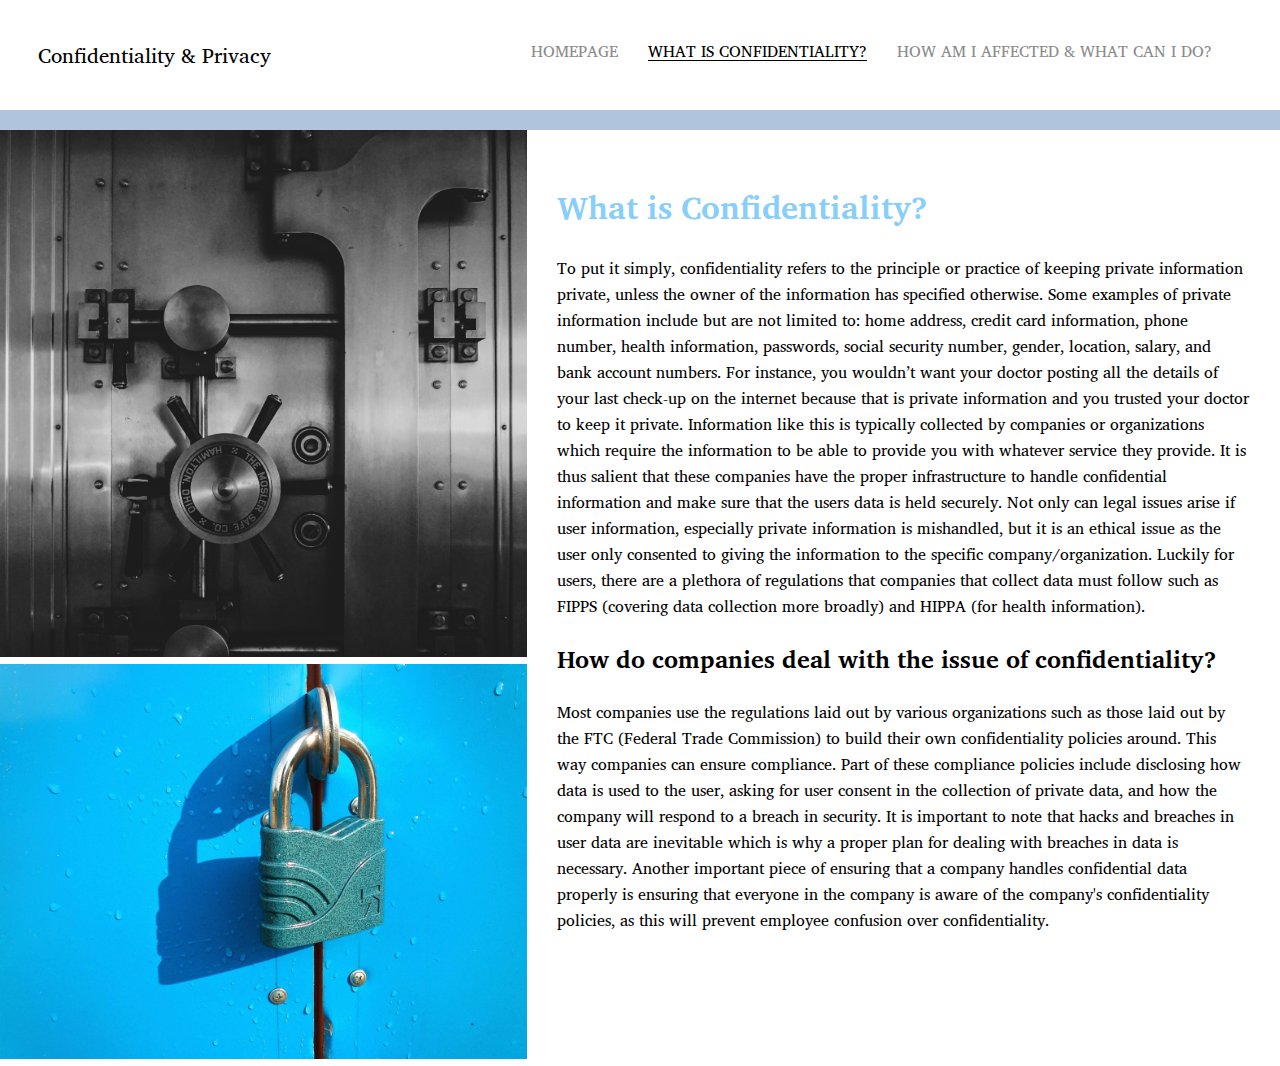
<file: confidentiality.html>
<!DOCTYPE html>
<html lang='en'>

<head>
  <meta charset='UTF-8'>
  <title>Confidentiality & Privacy: What is confidentiality</title>
  <link href='https://fonts.googleapis.com/css?family=Charis SIL' rel='stylesheet'>
  <link rel="stylesheet" href="styles.css">
</head>

<body>
  <div class="container">
    <div class="nav-wrapper">
      
      <div class="left-side">
        <div class="website">
            Confidentiality & Privacy
        </div>
      </div>

      <div class="right-side">
        <div class="nav-link-wrapper">
          <a href="index.html">Homepage</a>
        </div>

        <div class="nav-link-wrapper active-nav-link">
          <a href="confidentiality.html">What is confidentiality?</a>
        </div>
        
        <div class="nav-link-wrapper">
          <a href="how-am-I-affected.html">How am I affected & what can I do?</a>
        </div>
      </div>

    </div>

    <div class="bar"></div>

    <div class="content-wrapper">
      <div class="two-column-wrapper">
        <div class="image-wrapper">
          <img src="images\jason-dent-3wPJxh-piRw-unsplash.jpg" alt="" >
          <img src="images\maxim-zhgulev-5tmItJfHkIc-unsplash.jpg" alt="">
        </div>

        <div class="nav-content-wrapper">
          <h1>What is Confidentiality?</h1>
          <p>To put it simply, confidentiality refers to the principle or practice of keeping private information private, unless the owner of the information has specified otherwise. Some examples of private information include but are not limited to: home address, credit card information, phone number, health information, passwords, social security number, gender, location, salary, and bank account numbers. For instance, you wouldn’t want your doctor posting all the details of your last check-up on the internet because that is private information and you trusted your doctor to keep it private. Information like this is typically collected by companies or organizations which require the information to be able to provide you with whatever service they provide. It is thus salient that these companies have the proper infrastructure to handle confidential information and make sure that the users data is held securely. Not only can legal issues arise if user information, especially private information is mishandled, but it is an ethical issue as the user only consented to giving the information to the specific company/organization. Luckily for users, there are a plethora of regulations that companies that collect data must follow such as FIPPS (covering data collection more broadly) and HIPPA (for health information).
          </p>
          <h2>How do companies deal with the issue of confidentiality?</h2>
          <p>
            Most companies use the regulations laid out by various organizations such as those laid out by the FTC (Federal Trade Commission) to build their own confidentiality policies around. This way companies can ensure compliance. Part of these compliance policies include disclosing how data is used to the user, asking for user consent in the collection of private data, and how the company will respond to a breach in security. It is important to note that hacks and breaches in user data are inevitable which is why a proper plan for dealing with breaches in data is necessary. Another important piece of ensuring that a company handles confidential data properly is ensuring that everyone in the company is aware of the company's confidentiality policies, as this will prevent employee confusion over confidentiality.
          </p>
        </div>
      </div>
    </div>
  </
  
  div>

</body>

</html>
</file>
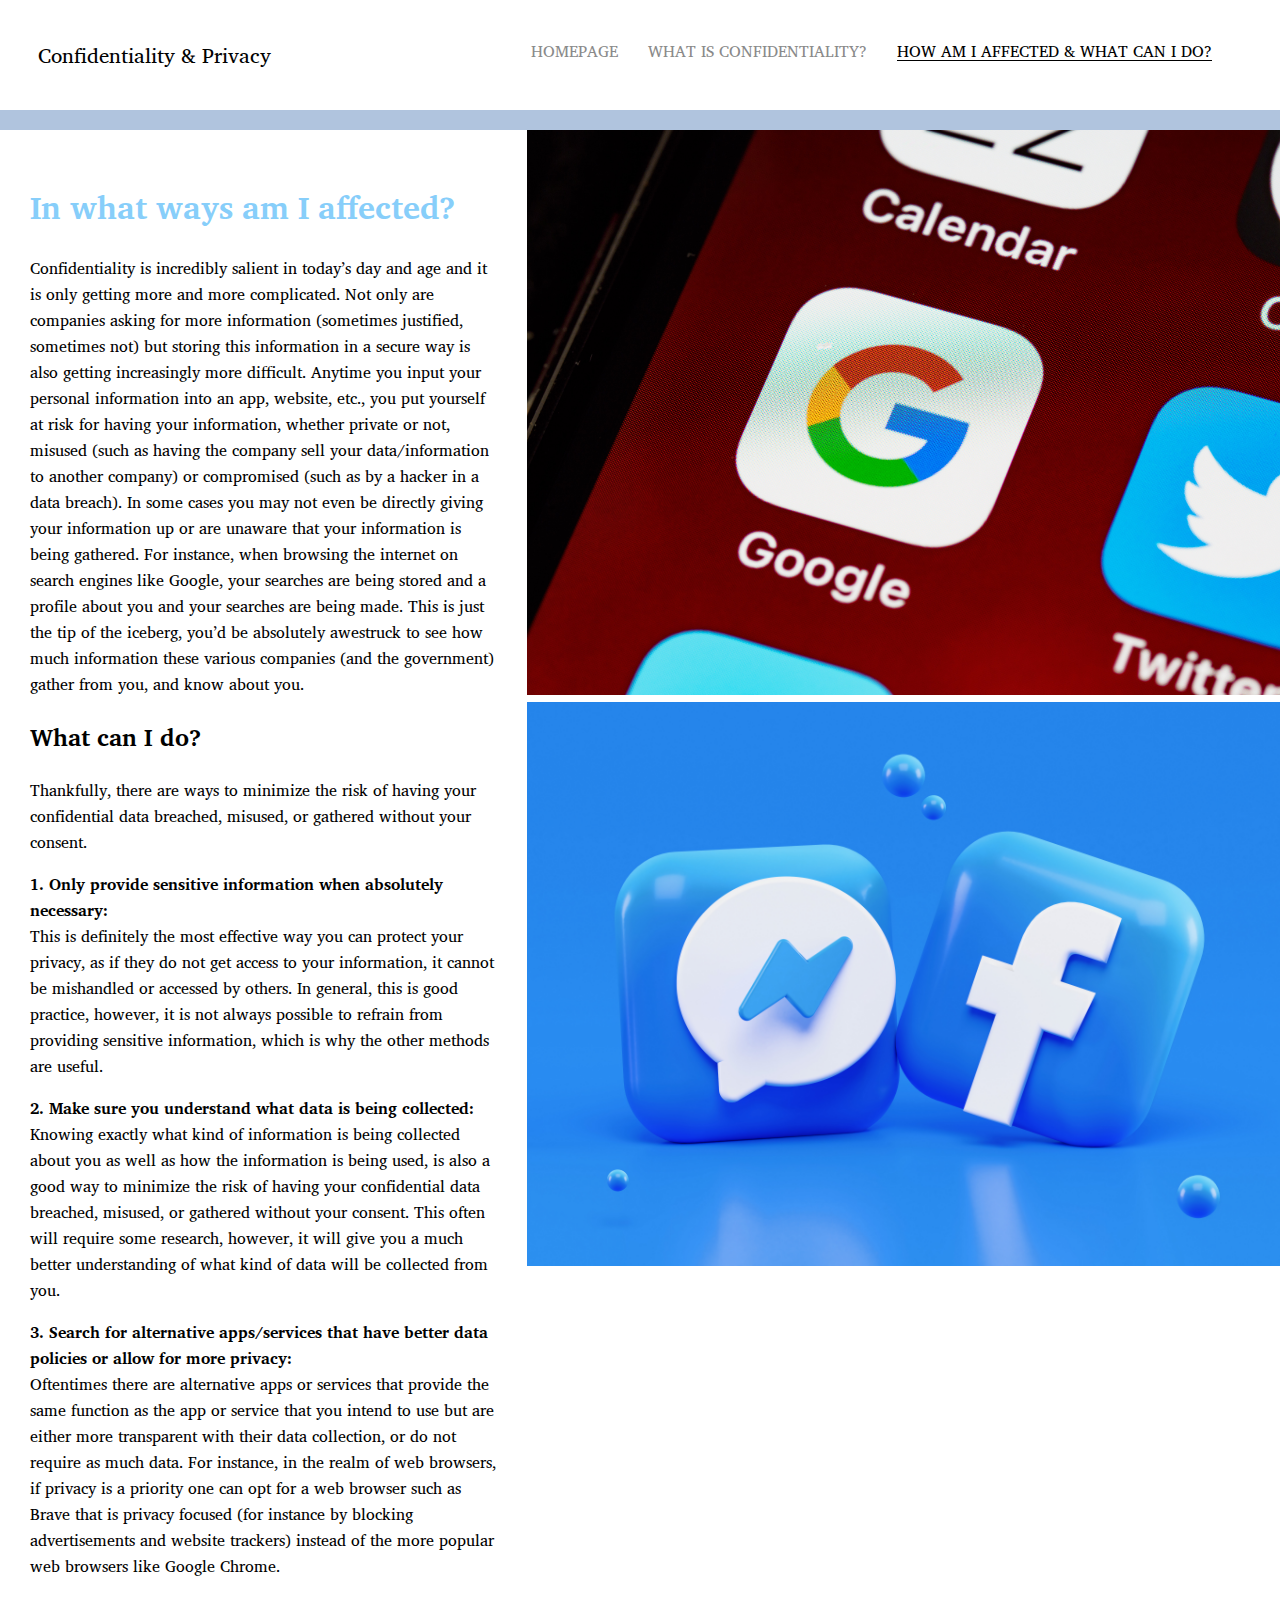
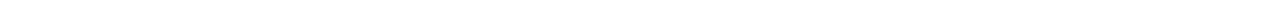
<file: how-am-I-affected.html>
<!DOCTYPE html>
<html lang='en'>

<head>
  <meta charset='UTF-8'>
  <title>Confidentiality & Privacy: How am I affected & what can I do</title>
  <link href='https://fonts.googleapis.com/css?family=Charis SIL' rel='stylesheet'>
  <link rel="stylesheet" href="styles.css">
</head>

<body>
  <div class="container">
    <div class="nav-wrapper">
      
      <div class="left-side">
        <div class="website">
            Confidentiality & Privacy
        </div>
      </div>

      <div class="right-side">
        <div class="nav-link-wrapper">
          <a href="index.html">Homepage</a>
        </div>

        <div class="nav-link-wrapper">
          <a href="confidentiality.html">What is confidentiality?</a>
        </div>

        <div class="nav-link-wrapper active-nav-link">
          <a href="how-am-I-affected.html">How am I affected & what can I do?</a>
        </div>
      </div>

    </div>

    <div class="bar"></div>

    <div class="content-wrapper">
      <div class="two-column-wrapper">
        <div class="nav-content-wrapper">
          <h1>In what ways am I affected?</h1>
          <p>Confidentiality is incredibly salient in today’s day and age and it is only getting more and more complicated. Not only are companies asking for more information (sometimes justified, sometimes not) but storing this information in a secure way is also getting increasingly more difficult. Anytime you input your personal information into an app, website, etc., you put yourself at risk for having your information, whether private or not, misused (such as having the company sell your data/information to another company) or compromised (such as by a hacker in a data breach). In some cases you may not even be directly giving your information up or are unaware that your information is being gathered. For instance, when browsing the internet on search engines like Google, your searches are being stored and a profile about you and your searches are being made. This is just the tip of the iceberg, you’d be absolutely awestruck to see how much information these various companies (and the government) gather from you, and know about you.
          </p>

          <h2>What can I do?</h2>

          <p>
            Thankfully, there are ways to minimize the risk of having your confidential data breached, misused, or gathered without your consent. 
          </p>
          <p>
            <b>1. Only provide sensitive information when absolutely necessary:</b> <br>
            This is definitely the most effective way you can protect your privacy, as if they do not get access to your information, it cannot be mishandled or accessed by others. In general, this is good practice, however, it is not always possible to refrain from providing sensitive information, which is why the other methods are useful.
          </p>
          <p>
            <b>2. Make sure you understand what data is being collected: <br></b>
            Knowing exactly what kind of information is being collected about you as well as how the information is being used, is also a good way to minimize the risk of having your confidential data breached, misused, or gathered without your consent. This often will require some research, however, it will give you a much better understanding of what kind of data will be collected from you.
          </p>
          <p>
            <b>3. Search for alternative apps/services that have better data policies or allow for more privacy: </b><br>
            Oftentimes there are alternative apps or services that provide the same function as the app or service that you intend to use but are either more transparent with their data collection, or do not require as much data. For instance, in the realm of web browsers, if privacy is a priority one can opt for a web browser such as Brave that is privacy focused (for instance by blocking advertisements and website trackers) instead of the more popular web browsers like Google Chrome. 
          </p>
        </div>

        <div class="image-wrapper">
          <img src="images\brett-jordan-B_j4LJbam5U-unsplash.jpg" alt="">
          <img src="images\alexander-shatov-CTZhGbSxWLI-unsplash.jpg" alt="">
        </div>
      </div>
    </div>
  </div>

</body>

</html>
</file>
<file: styles.css>
body {
    font-family: 'Charis SIL', sans-serif;
    margin: 0px;
  }
  
  .container {
    display: grid;
    grid-template-columns: 1fr;
  }
  
  .nav-wrapper {
    display: flex;
    justify-content: space-between;
    padding: 38px;
  }

  .nav-wrapper > .left-side > div {
    margin-right: 20px;
    font-size: 1.3rem;
  }
  
  .right-side {
    display: flex;
  }
  
  .nav-wrapper > .right-side > div {
    margin-right: 30px;
    text-transform: uppercase;
  }
  
  .nav-link-wrapper {
    height: 22px;
    border-bottom: 1px solid transparent;
    transition: border-bottom 0.5s;
  }
  
  .active-nav-link {
    border-bottom: 1px solid black;
  }
  
  .active-nav-link a {
    color: black !important;
  }
  
  .nav-link-wrapper a {
    color: #8a8a8a;
    text-decoration: none;
    transition: color 0.5s;
  }
  
  .nav-link-wrapper:hover {
    border-bottom: 1px solid black;
  }
  
  .nav-link-wrapper a:hover {
    color: black;
  }
  
  .two-column-wrapper {
    display: grid;
    grid-template-columns: .7fr 1fr;
  }

  .three-column-wrapper {
    display: grid;
    grid-template-columns: 1fr 1.1fr 1fr;
    column-gap: 20px;
  }
  
  .bar {
    display: grid;
    height: 20px;
    background-color: lightsteelblue;
  }
  
  .homepage-wrapper {
    display: grid;
    height: 20px;
    padding-top: 50px;
    text-align: start;
  }

  .image-wrapper img {
    width: 100%;
    display: inline-block;
  }
  
  .nav-content-wrapper {
    padding: 30px;
  }
  
  .nav-content-wrapper h1 {
    color: lightskyblue;
  }

  .homepage-wrapper h1 {
    text-align: center;
  }
</file>
